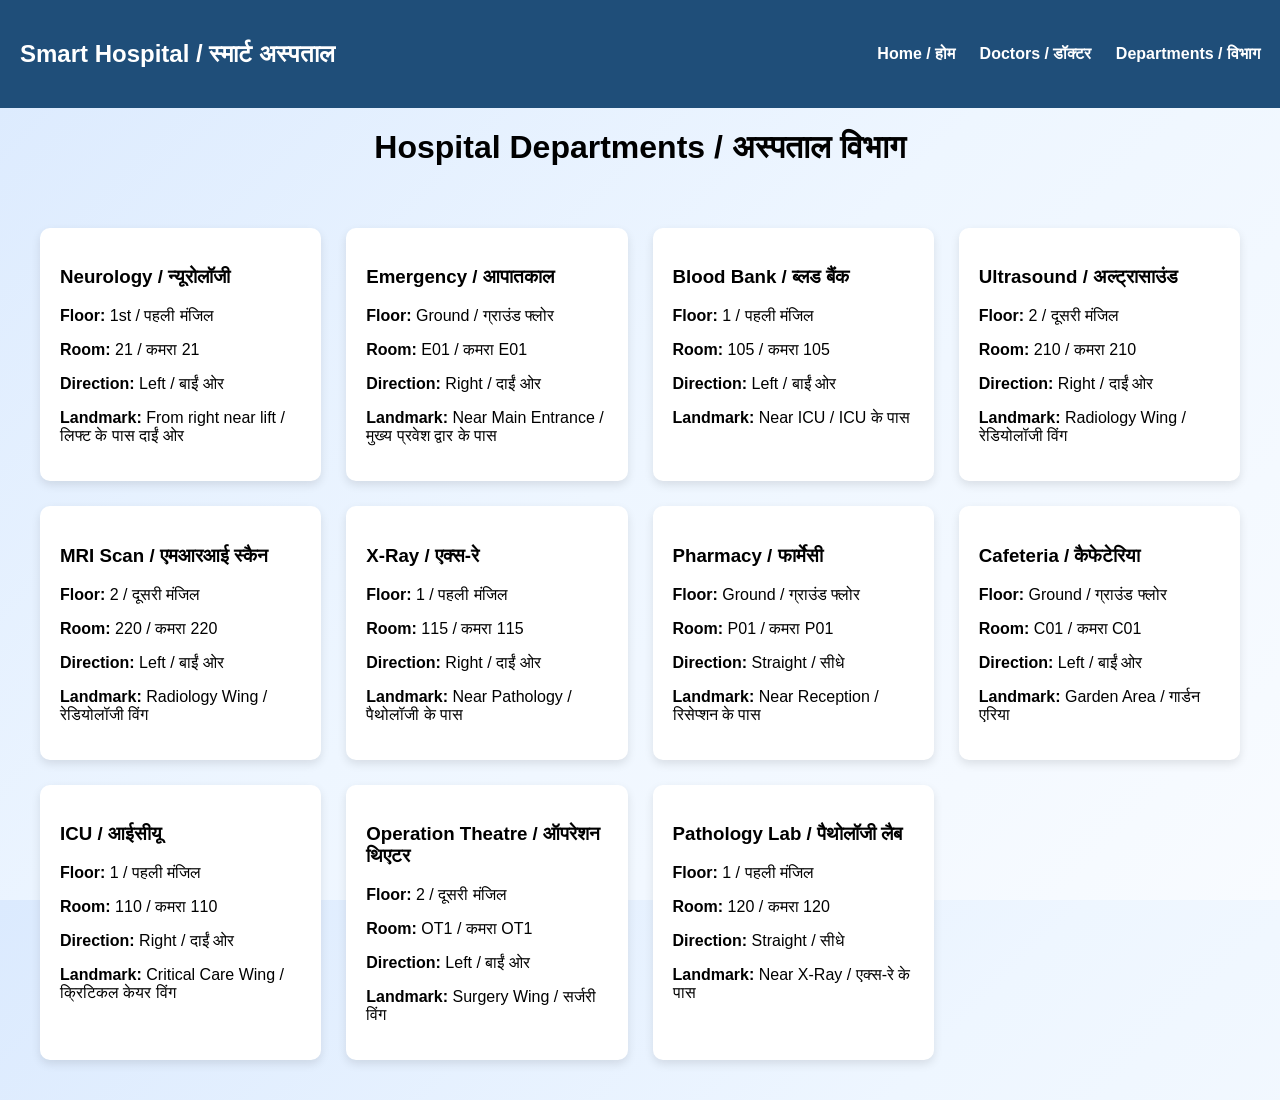
<file: templates/departments.html>
<!DOCTYPE html>
<html>
<head>
<title>Hospital Departments</title>
<link rel="stylesheet" href="/static/style.css">
</head>

<body>

<header>
<h2>Smart Hospital / स्मार्ट अस्पताल</h2>

<nav>
<a href="/">Home / होम</a>
<a href="/doctors">Doctors / डॉक्टर</a>
<a href="/departments">Departments / विभाग</a>
</nav>
</header>


<h1 style="text-align:center;">Hospital Departments / अस्पताल विभाग</h1>


<div class="department-container">

<div class="department-card">
<h3>Neurology / न्यूरोलॉजी</h3>
<p><b>Floor:</b> 1st / पहली मंजिल</p>
<p><b>Room:</b> 21 / कमरा 21</p>
<p><b>Direction:</b> Left / बाईं ओर</p>
<p><b>Landmark:</b> From right near lift / लिफ्ट के पास दाईं ओर</p>
</div>


<div class="department-card">
<h3>Emergency / आपातकाल</h3>
<p><b>Floor:</b> Ground / ग्राउंड फ्लोर</p>
<p><b>Room:</b> E01 / कमरा E01</p>
<p><b>Direction:</b> Right / दाईं ओर</p>
<p><b>Landmark:</b> Near Main Entrance / मुख्य प्रवेश द्वार के पास</p>
</div>


<div class="department-card">
<h3>Blood Bank / ब्लड बैंक</h3>
<p><b>Floor:</b> 1 / पहली मंजिल</p>
<p><b>Room:</b> 105 / कमरा 105</p>
<p><b>Direction:</b> Left / बाईं ओर</p>
<p><b>Landmark:</b> Near ICU / ICU के पास</p>
</div>


<div class="department-card">
<h3>Ultrasound / अल्ट्रासाउंड</h3>
<p><b>Floor:</b> 2 / दूसरी मंजिल</p>
<p><b>Room:</b> 210 / कमरा 210</p>
<p><b>Direction:</b> Right / दाईं ओर</p>
<p><b>Landmark:</b> Radiology Wing / रेडियोलॉजी विंग</p>
</div>


<div class="department-card">
<h3>MRI Scan / एमआरआई स्कैन</h3>
<p><b>Floor:</b> 2 / दूसरी मंजिल</p>
<p><b>Room:</b> 220 / कमरा 220</p>
<p><b>Direction:</b> Left / बाईं ओर</p>
<p><b>Landmark:</b> Radiology Wing / रेडियोलॉजी विंग</p>
</div>


<div class="department-card">
<h3>X-Ray / एक्स-रे</h3>
<p><b>Floor:</b> 1 / पहली मंजिल</p>
<p><b>Room:</b> 115 / कमरा 115</p>
<p><b>Direction:</b> Right / दाईं ओर</p>
<p><b>Landmark:</b> Near Pathology / पैथोलॉजी के पास</p>
</div>


<div class="department-card">
<h3>Pharmacy / फार्मेसी</h3>
<p><b>Floor:</b> Ground / ग्राउंड फ्लोर</p>
<p><b>Room:</b> P01 / कमरा P01</p>
<p><b>Direction:</b> Straight / सीधे</p>
<p><b>Landmark:</b> Near Reception / रिसेप्शन के पास</p>
</div>


<div class="department-card">
<h3>Cafeteria / कैफेटेरिया</h3>
<p><b>Floor:</b> Ground / ग्राउंड फ्लोर</p>
<p><b>Room:</b> C01 / कमरा C01</p>
<p><b>Direction:</b> Left / बाईं ओर</p>
<p><b>Landmark:</b> Garden Area / गार्डन एरिया</p>
</div>


<div class="department-card">
<h3>ICU / आईसीयू</h3>
<p><b>Floor:</b> 1 / पहली मंजिल</p>
<p><b>Room:</b> 110 / कमरा 110</p>
<p><b>Direction:</b> Right / दाईं ओर</p>
<p><b>Landmark:</b> Critical Care Wing / क्रिटिकल केयर विंग</p>
</div>


<div class="department-card">
<h3>Operation Theatre / ऑपरेशन थिएटर</h3>
<p><b>Floor:</b> 2 / दूसरी मंजिल</p>
<p><b>Room:</b> OT1 / कमरा OT1</p>
<p><b>Direction:</b> Left / बाईं ओर</p>
<p><b>Landmark:</b> Surgery Wing / सर्जरी विंग</p>
</div>


<div class="department-card">
<h3>Pathology Lab / पैथोलॉजी लैब</h3>
<p><b>Floor:</b> 1 / पहली मंजिल</p>
<p><b>Room:</b> 120 / कमरा 120</p>
<p><b>Direction:</b> Straight / सीधे</p>
<p><b>Landmark:</b> Near X-Ray / एक्स-रे के पास</p>
</div>


</div>

</body>
</html>
</file>
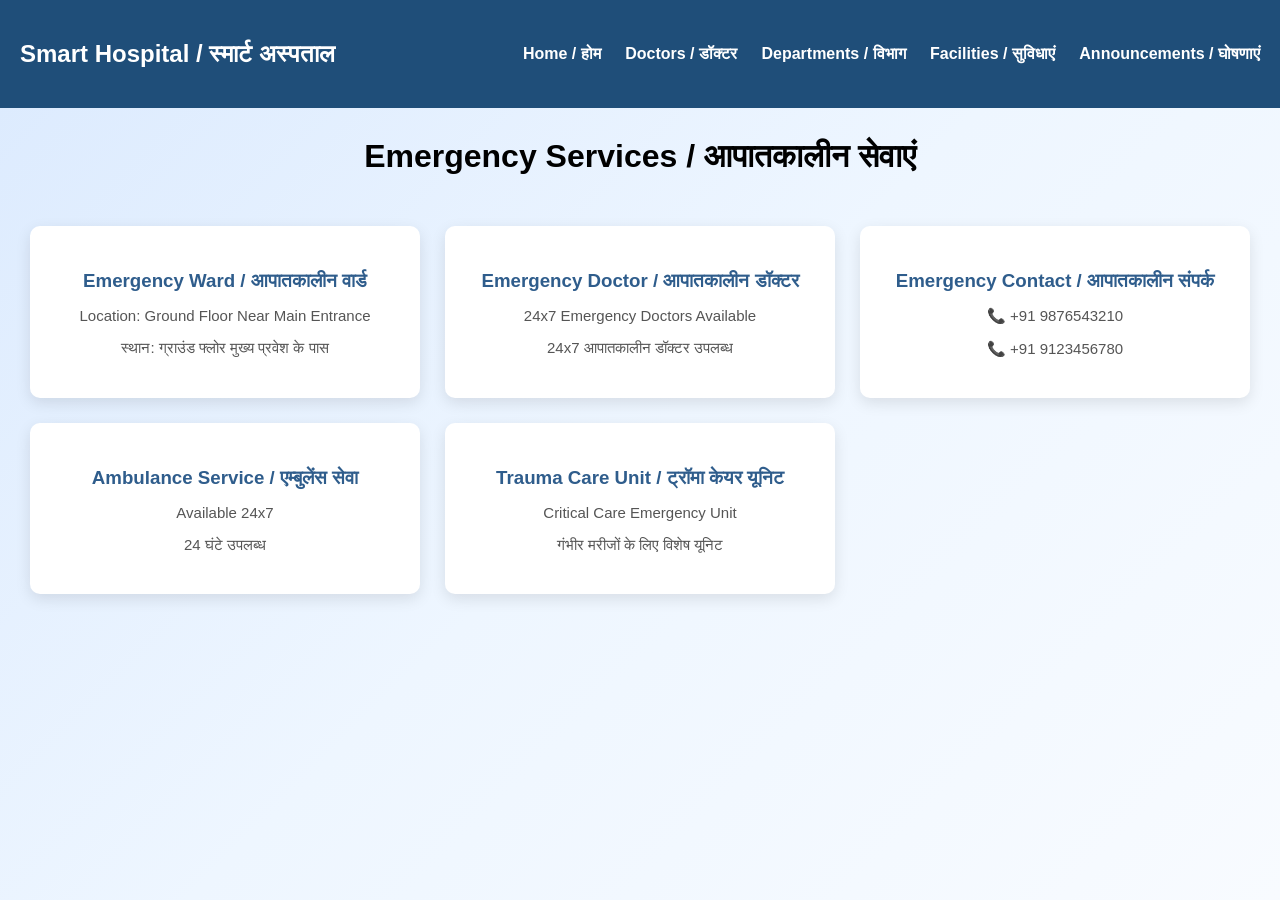
<file: templates/emergency.html>
<!DOCTYPE html>
<html>
<head>
<title>Emergency</title>
<link rel="stylesheet" href="/static/style.css">
</head>

<body>

<header>
<h2>Smart Hospital / स्मार्ट अस्पताल</h2>

<nav>
<a href="/">Home / होम</a>
<a href="/doctors">Doctors / डॉक्टर</a>
<a href="/departments">Departments / विभाग</a>
<a href="/facilities">Facilities / सुविधाएं</a>
<a href="/announcements">Announcements / घोषणाएं</a>
</nav>
</header>

<h1 style="text-align:center;margin-top:30px;">
Emergency Services / आपातकालीन सेवाएं
</h1>

<div class="facility-grid">

<div class="facility-card">
<h3>Emergency Ward / आपातकालीन वार्ड</h3>
<p>Location: Ground Floor Near Main Entrance</p>
<p>स्थान: ग्राउंड फ्लोर मुख्य प्रवेश के पास</p>
</div>

<div class="facility-card">
<h3>Emergency Doctor / आपातकालीन डॉक्टर</h3>
<p>24x7 Emergency Doctors Available</p>
<p>24x7 आपातकालीन डॉक्टर उपलब्ध</p>
</div>

<div class="facility-card">
<h3>Emergency Contact / आपातकालीन संपर्क</h3>
<p>📞 +91 9876543210</p>
<p>📞 +91 9123456780</p>
</div>

<div class="facility-card">
<h3>Ambulance Service / एम्बुलेंस सेवा</h3>
<p>Available 24x7</p>
<p>24 घंटे उपलब्ध</p>
</div>

<div class="facility-card">
<h3>Trauma Care Unit / ट्रॉमा केयर यूनिट</h3>
<p>Critical Care Emergency Unit</p>
<p>गंभीर मरीजों के लिए विशेष यूनिट</p>
</div>

</div>

</body>
</html>
</file>
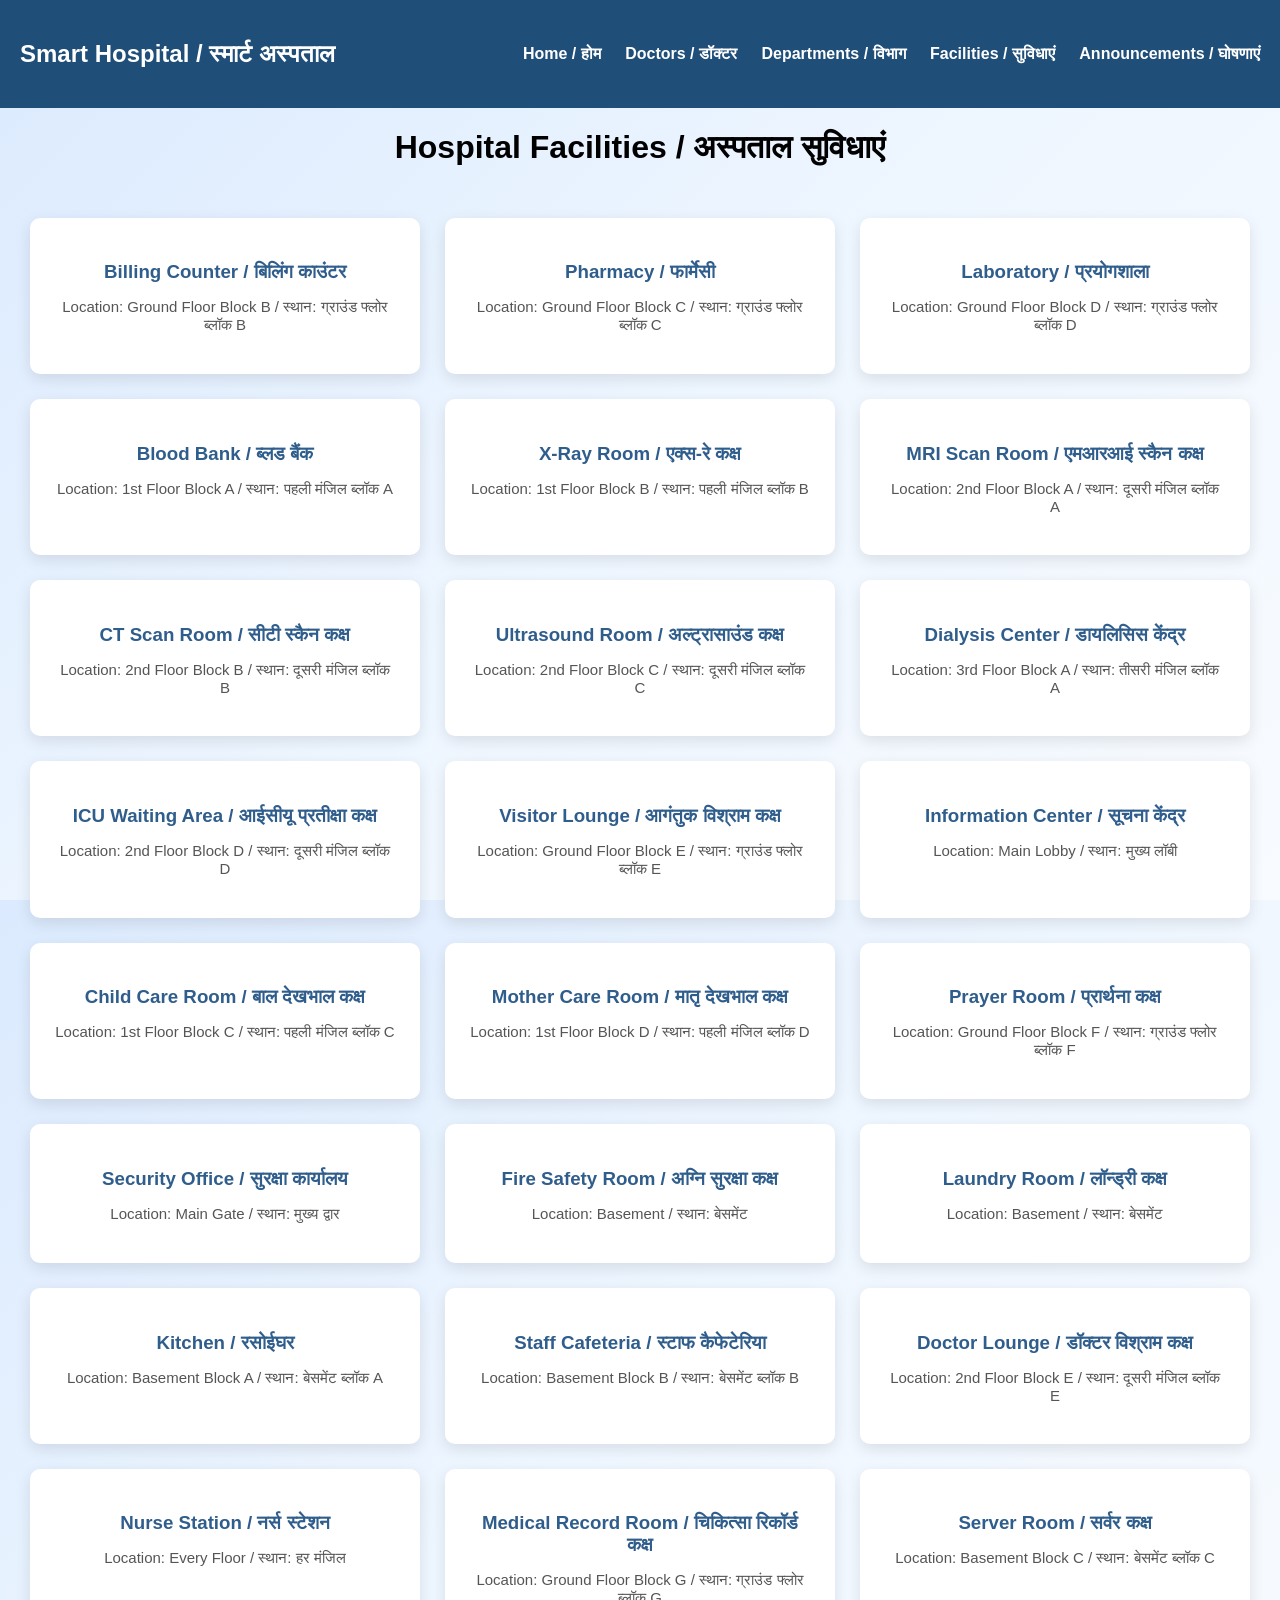
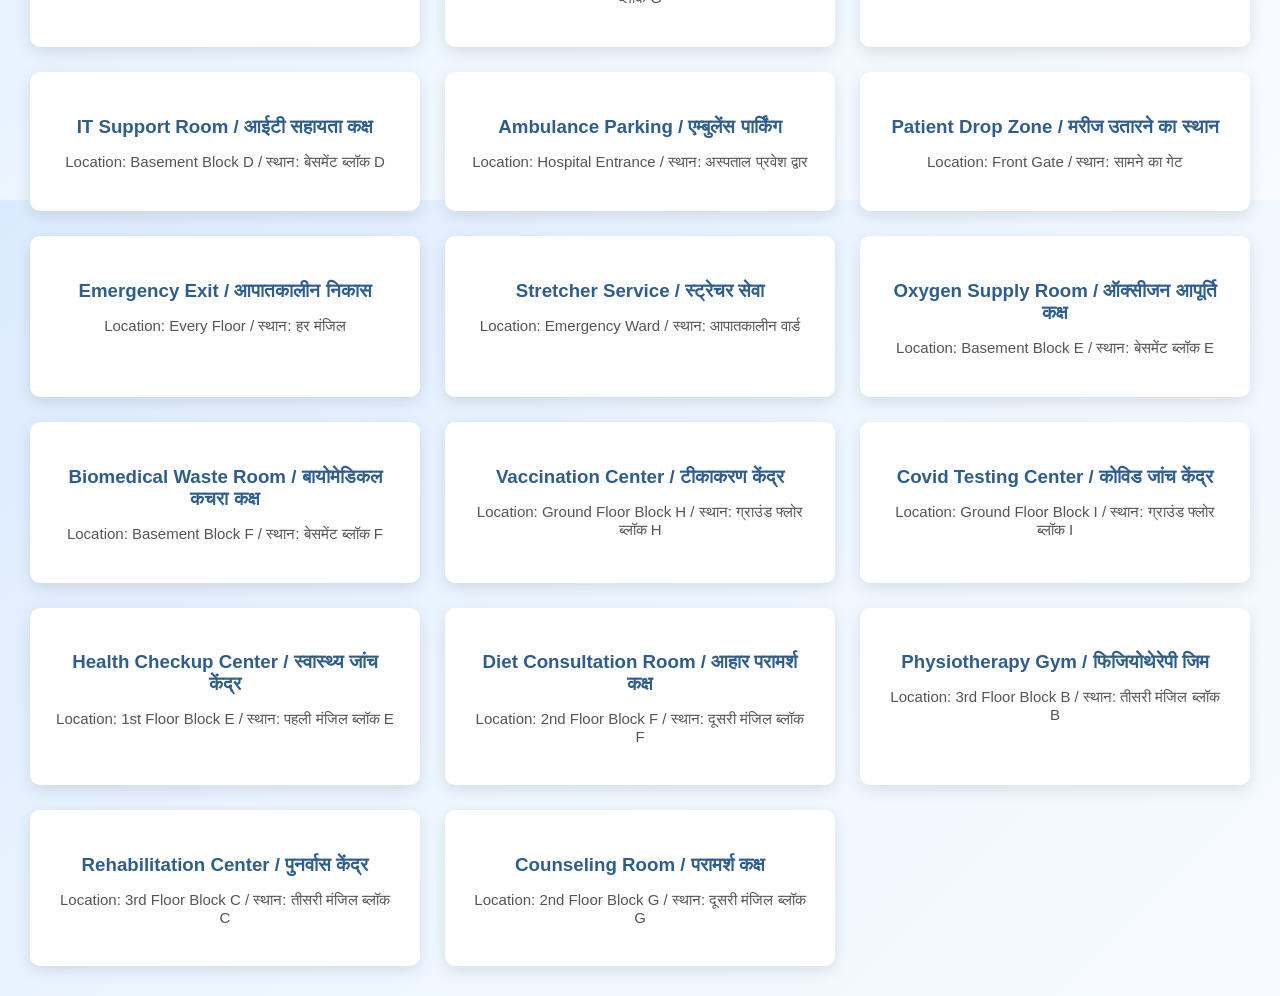
<file: templates/facilities.html>
<!DOCTYPE html>
<html>
<head>
<title>Hospital Facilities</title>
<link rel="stylesheet" href="/static/style.css">
</head>

<body>

<header>
<h2>Smart Hospital / स्मार्ट अस्पताल</h2>

<nav>
<a href="/">Home / होम</a>
<a href="/doctors">Doctors / डॉक्टर</a>
<a href="/departments">Departments / विभाग</a>
<a href="/facilities">Facilities / सुविधाएं</a>
<a href="/announcements">Announcements / घोषणाएं</a>
</nav>
</header>


<h1 style="text-align:center;">Hospital Facilities / अस्पताल सुविधाएं</h1>


<div class="facility-grid">


<div class="facility-card">
<h3>Billing Counter / बिलिंग काउंटर</h3>
<p>Location: Ground Floor Block B / स्थान: ग्राउंड फ्लोर ब्लॉक B</p>
</div>


<div class="facility-card">
<h3>Pharmacy / फार्मेसी</h3>
<p>Location: Ground Floor Block C / स्थान: ग्राउंड फ्लोर ब्लॉक C</p>
</div>


<div class="facility-card">
<h3>Laboratory / प्रयोगशाला</h3>
<p>Location: Ground Floor Block D / स्थान: ग्राउंड फ्लोर ब्लॉक D</p>
</div>


<div class="facility-card">
<h3>Blood Bank / ब्लड बैंक</h3>
<p>Location: 1st Floor Block A / स्थान: पहली मंजिल ब्लॉक A</p>
</div>


<div class="facility-card">
<h3>X-Ray Room / एक्स-रे कक्ष</h3>
<p>Location: 1st Floor Block B / स्थान: पहली मंजिल ब्लॉक B</p>
</div>


<div class="facility-card">
<h3>MRI Scan Room / एमआरआई स्कैन कक्ष</h3>
<p>Location: 2nd Floor Block A / स्थान: दूसरी मंजिल ब्लॉक A</p>
</div>


<div class="facility-card">
<h3>CT Scan Room / सीटी स्कैन कक्ष</h3>
<p>Location: 2nd Floor Block B / स्थान: दूसरी मंजिल ब्लॉक B</p>
</div>


<div class="facility-card">
<h3>Ultrasound Room / अल्ट्रासाउंड कक्ष</h3>
<p>Location: 2nd Floor Block C / स्थान: दूसरी मंजिल ब्लॉक C</p>
</div>


<div class="facility-card">
<h3>Dialysis Center / डायलिसिस केंद्र</h3>
<p>Location: 3rd Floor Block A / स्थान: तीसरी मंजिल ब्लॉक A</p>
</div>


<div class="facility-card">
<h3>ICU Waiting Area / आईसीयू प्रतीक्षा कक्ष</h3>
<p>Location: 2nd Floor Block D / स्थान: दूसरी मंजिल ब्लॉक D</p>
</div>


<div class="facility-card">
<h3>Visitor Lounge / आगंतुक विश्राम कक्ष</h3>
<p>Location: Ground Floor Block E / स्थान: ग्राउंड फ्लोर ब्लॉक E</p>
</div>


<div class="facility-card">
<h3>Information Center / सूचना केंद्र</h3>
<p>Location: Main Lobby / स्थान: मुख्य लॉबी</p>
</div>


<div class="facility-card">
<h3>Child Care Room / बाल देखभाल कक्ष</h3>
<p>Location: 1st Floor Block C / स्थान: पहली मंजिल ब्लॉक C</p>
</div>


<div class="facility-card">
<h3>Mother Care Room / मातृ देखभाल कक्ष</h3>
<p>Location: 1st Floor Block D / स्थान: पहली मंजिल ब्लॉक D</p>
</div>


<div class="facility-card">
<h3>Prayer Room / प्रार्थना कक्ष</h3>
<p>Location: Ground Floor Block F / स्थान: ग्राउंड फ्लोर ब्लॉक F</p>
</div>


<div class="facility-card">
<h3>Security Office / सुरक्षा कार्यालय</h3>
<p>Location: Main Gate / स्थान: मुख्य द्वार</p>
</div>


<div class="facility-card">
<h3>Fire Safety Room / अग्नि सुरक्षा कक्ष</h3>
<p>Location: Basement / स्थान: बेसमेंट</p>
</div>


<div class="facility-card">
<h3>Laundry Room / लॉन्ड्री कक्ष</h3>
<p>Location: Basement / स्थान: बेसमेंट</p>
</div>


<div class="facility-card">
<h3>Kitchen / रसोईघर</h3>
<p>Location: Basement Block A / स्थान: बेसमेंट ब्लॉक A</p>
</div>


<div class="facility-card">
<h3>Staff Cafeteria / स्टाफ कैफेटेरिया</h3>
<p>Location: Basement Block B / स्थान: बेसमेंट ब्लॉक B</p>
</div>


<div class="facility-card">
<h3>Doctor Lounge / डॉक्टर विश्राम कक्ष</h3>
<p>Location: 2nd Floor Block E / स्थान: दूसरी मंजिल ब्लॉक E</p>
</div>


<div class="facility-card">
<h3>Nurse Station / नर्स स्टेशन</h3>
<p>Location: Every Floor / स्थान: हर मंजिल</p>
</div>


<div class="facility-card">
<h3>Medical Record Room / चिकित्सा रिकॉर्ड कक्ष</h3>
<p>Location: Ground Floor Block G / स्थान: ग्राउंड फ्लोर ब्लॉक G</p>
</div>


<div class="facility-card">
<h3>Server Room / सर्वर कक्ष</h3>
<p>Location: Basement Block C / स्थान: बेसमेंट ब्लॉक C</p>
</div>


<div class="facility-card">
<h3>IT Support Room / आईटी सहायता कक्ष</h3>
<p>Location: Basement Block D / स्थान: बेसमेंट ब्लॉक D</p>
</div>


<div class="facility-card">
<h3>Ambulance Parking / एम्बुलेंस पार्किंग</h3>
<p>Location: Hospital Entrance / स्थान: अस्पताल प्रवेश द्वार</p>
</div>


<div class="facility-card">
<h3>Patient Drop Zone / मरीज उतारने का स्थान</h3>
<p>Location: Front Gate / स्थान: सामने का गेट</p>
</div>


<div class="facility-card">
<h3>Emergency Exit / आपातकालीन निकास</h3>
<p>Location: Every Floor / स्थान: हर मंजिल</p>
</div>


<div class="facility-card">
<h3>Stretcher Service / स्ट्रेचर सेवा</h3>
<p>Location: Emergency Ward / स्थान: आपातकालीन वार्ड</p>
</div>


<div class="facility-card">
<h3>Oxygen Supply Room / ऑक्सीजन आपूर्ति कक्ष</h3>
<p>Location: Basement Block E / स्थान: बेसमेंट ब्लॉक E</p>
</div>


<div class="facility-card">
<h3>Biomedical Waste Room / बायोमेडिकल कचरा कक्ष</h3>
<p>Location: Basement Block F / स्थान: बेसमेंट ब्लॉक F</p>
</div>


<div class="facility-card">
<h3>Vaccination Center / टीकाकरण केंद्र</h3>
<p>Location: Ground Floor Block H / स्थान: ग्राउंड फ्लोर ब्लॉक H</p>
</div>


<div class="facility-card">
<h3>Covid Testing Center / कोविड जांच केंद्र</h3>
<p>Location: Ground Floor Block I / स्थान: ग्राउंड फ्लोर ब्लॉक I</p>
</div>


<div class="facility-card">
<h3>Health Checkup Center / स्वास्थ्य जांच केंद्र</h3>
<p>Location: 1st Floor Block E / स्थान: पहली मंजिल ब्लॉक E</p>
</div>


<div class="facility-card">
<h3>Diet Consultation Room / आहार परामर्श कक्ष</h3>
<p>Location: 2nd Floor Block F / स्थान: दूसरी मंजिल ब्लॉक F</p>
</div>


<div class="facility-card">
<h3>Physiotherapy Gym / फिजियोथेरेपी जिम</h3>
<p>Location: 3rd Floor Block B / स्थान: तीसरी मंजिल ब्लॉक B</p>
</div>


<div class="facility-card">
<h3>Rehabilitation Center / पुनर्वास केंद्र</h3>
<p>Location: 3rd Floor Block C / स्थान: तीसरी मंजिल ब्लॉक C</p>
</div>


<div class="facility-card">
<h3>Counseling Room / परामर्श कक्ष</h3>
<p>Location: 2nd Floor Block G / स्थान: दूसरी मंजिल ब्लॉक G</p>
</div>


</div>

</body>
</html>
</file>
<file: static/style.css>
body{

font-family: Arial, sans-serif;
margin:0;
background:#f5f7fb;

}
body::before {
    content: "";
    position: fixed;
    top: 0;
    left: 0;
    width: 100%;
    height: 100%;

    background-image: url("https://www.transparenttextures.com/patterns/medical.png");

    opacity: 0.15;
    z-index: -1;
}

header{

background:#1f4e79;
color:white;
display:flex;
justify-content:space-between;
align-items:center;
padding:20px;

}

nav a{

color:white;
margin-left:20px;
text-decoration:none;
font-weight:bold;

}

nav a:hover{

color:#ffd700;

}

.hero{

height:70vh;
background:linear-gradient(135deg,#1f4e79,#4facfe);
color:white;
display:flex;
flex-direction:column;
justify-content:center;
align-items:center;
text-align:center;

}

.hero h1{

font-size:40px;
margin-bottom:10px;

}

.buttons{

margin-top:20px;

}

.btn{

background:white;
color:#1f4e79;
padding:12px 25px;
margin:10px;
border-radius:5px;
text-decoration:none;
font-weight:bold;

}

.btn:hover{

background:#ffd700;

}

.features{

display:flex;
justify-content:center;
gap:30px;
padding:40px;

}

.card{

background:white;
padding:25px;
width:250px;
border-radius:10px;
box-shadow:0 4px 10px rgba(0,0,0,0.1);
text-align:center;

}

table{

width:90%;
margin:40px auto;
border-collapse:collapse;
background:white;

}

th{

background:#1f4e79;
color:white;
padding:12px;

}

td{

padding:12px;
border-bottom:1px solid #ddd;

}

tr:hover{

background:#f1f1f1;

}
.page-title{
text-align:center;
margin-top:30px;
}

.department-container{

display:grid;
grid-template-columns:repeat(auto-fit,minmax(250px,1fr));
gap:25px;
padding:40px;

}

.department-card{

background:white;
padding:20px;
border-radius:10px;
box-shadow:0 4px 10px rgba(0,0,0,0.1);
transition:0.3s;

}

.department-card:hover{

transform:translateY(-5px);
box-shadow:0 6px 15px rgba(0,0,0,0.2);

}

.department-card h2{

color:#1f4e79;
margin-bottom:10px;

}
.admin-btn{

background:#ff5757;
color:white;

}
/* LOGIN PAGE */

.login-body{

height:100vh;
display:flex;
justify-content:center;
align-items:center;
background:linear-gradient(135deg,#1f4e79,#4facfe);
font-family:Arial;

}

.login-container{

background:white;
padding:40px;
border-radius:10px;
width:350px;
text-align:center;
box-shadow:0 10px 25px rgba(0,0,0,0.2);
animation:fadeIn 0.7s ease;

}

.login-container h1{

font-size:26px;
margin-bottom:25px;
color:#1f4e79;

}

.login-form{

display:flex;
flex-direction:column;
gap:15px;

}

.login-form select,
.login-form input{

padding:12px;
font-size:16px;
border-radius:5px;
border:1px solid #ccc;

}

.login-form button{

padding:12px;
font-size:16px;
background:#1f4e79;
color:white;
border:none;
border-radius:5px;
cursor:pointer;
transition:0.3s;

}

.login-form button:hover{

background:#163a5f;
transform:scale(1.03);

}

/* animation */

@keyframes fadeIn{

from{
opacity:0;
transform:translateY(-20px);
}

to{
opacity:1;
transform:translateY(0);
}

}
/* ADMIN FORM PAGE */

.admin-body{

height:100vh;
display:flex;
justify-content:center;
align-items:center;
background:linear-gradient(135deg,#1f4e79,#4facfe);
font-family:Arial;

}

.admin-container{

background:white;
padding:40px;
border-radius:10px;
width:400px;
box-shadow:0 10px 30px rgba(0,0,0,0.2);
animation:fadeIn 0.6s ease;

}

.admin-container h2{

text-align:center;
margin-bottom:25px;
color:#1f4e79;

}

.admin-form{

display:flex;
flex-direction:column;
gap:12px;

}

.admin-form input{

padding:12px;
border-radius:5px;
border:1px solid #ccc;
font-size:15px;

}

.admin-form button{

margin-top:10px;
padding:12px;
border:none;
border-radius:5px;
background:#1f4e79;
color:white;
font-size:16px;
cursor:pointer;
transition:0.3s;

}

.admin-form button:hover{

background:#163a5f;
transform:scale(1.03);

}
.filter-box{

display:flex;
gap:10px;
margin:20px auto;
justify-content:center;

}

.filter-box select{

padding:10px;
font-size:16px;

}

.filter-box button{

padding:10px 20px;
background:#1f4e79;
color:white;
border:none;
border-radius:5px;

}
/* CHATBOT POSITION - CENTER RIGHT */

#chatbot{
position: fixed;
top: 50%;
right: 10px;
transform: translateY(-50%);
width: 300px;
height: 380px;
background: white;
border-radius: 10px;
box-shadow: 0 10px 20px rgba(0,0,0,0.25);
display: flex;
flex-direction: column;
overflow: hidden;
z-index: 9999;
}

/* CHAT HEADER */

.chat-header{
background:#2f5d89;
color:white;
padding:10px;
font-weight:bold;
}

/* CHAT BOX */

#chatbox{
flex:1;
padding:10px;
overflow-y:auto;
background:#f5f7fb;
}

/* CHAT INPUT */

.chat-input{
display:flex;
border-top:1px solid #ddd;
}

.chat-input input{
flex:1;
border:none;
padding:10px;
outline:none;
}

.chat-input button{
background:#2f5d89;
color:white;
border:none;
padding:10px 15px;
cursor:pointer;
}


.dashboard{
padding:40px;
text-align:center;
}

.stats{
display:flex;
justify-content:center;
gap:30px;
margin-top:20px;
}

.stat{
background:white;
padding:30px;
width:200px;
border-radius:10px;
box-shadow:0 5px 15px rgba(0,0,0,0.1);
transition:0.3s;
}

.stat:hover{
transform:translateY(-5px);
}

.stat h3{
font-size:32px;
color:#2f5d89;
}
/* FORCE CHATBOT POSITION - CENTER RIGHT */

#chatbot{
position: fixed !important;
top: 50% !important;
right: 20px !important;
transform: translateY(-50%) !important;

width: 320px;
height: 400px;

background: white;
border-radius: 12px;
box-shadow: 0 10px 25px rgba(0,0,0,0.25);

display: flex;
flex-direction: column;

z-index: 9999;
}
#chat-toggle{
position: fixed !important;
top: 50% !important;
right: 360px !important;
transform: translateY(-50%) !important;

width: 55px;
height: 55px;

background:#2f5d89;
color:white;

display:flex;
align-items:center;
justify-content:center;

border-radius:50%;
cursor:pointer;

box-shadow:0 5px 15px rgba(0,0,0,0.3);
z-index:10000;
}
.page-title{
text-align:center;
margin:30px;
font-size:32px;
}

.facilities-grid{
display:grid;
grid-template-columns:repeat(auto-fit,minmax(300px,1fr));
gap:30px;
padding:30px;
}

.facility-card{
background:white;
padding:25px;
border-radius:10px;
box-shadow:0 5px 15px rgba(0,0,0,0.1);
text-align:center;
transition:0.3s;
}

.facility-card:hover{
transform:translateY(-5px);
box-shadow:0 10px 25px rgba(0,0,0,0.15);
}

.facility-card h3{
color:#2f5d8c;
margin-bottom:10px;
}

.facility-card p{
font-size:15px;
color:#555;
}
.facility-grid{
display:grid;
grid-template-columns:repeat(3,1fr);
gap:25px;
padding:30px;
}

.facility-card{
background:white;
padding:25px;
border-radius:10px;
box-shadow:0 5px 15px rgba(0,0,0,0.1);
text-align:center;
transition:0.3s;
}

.facility-card:hover{
transform:translateY(-5px);
box-shadow:0 10px 25px rgba(0,0,0,0.15);
}

.facility-card h3{
color:#2f5d8c;
margin-bottom:10px;
}

.facility-card p{
color:#555;
}
/* Hospital Background */

html, body{
    height:100%;
}

body{
    background: linear-gradient(135deg,#dbeafe,#eef6ff,#f8fbff) !important;
    background-attachment: fixed;
}
body::after{
content:"";
position:fixed;
top:0;
left:0;
width:100%;
height:100%;
background-image:url("https://www.transparenttextures.com/patterns/cubes.png");
opacity:0.2;
z-index:-1;
}
.view-more-btn{
display:inline-block;
padding:10px 22px;
background:#2f5d8c;
color:white;
text-decoration:none;
border-radius:6px;
font-weight:500;
transition:0.3s;
}

.view-more-btn:hover{
background:#1f4468;
}
</file>
